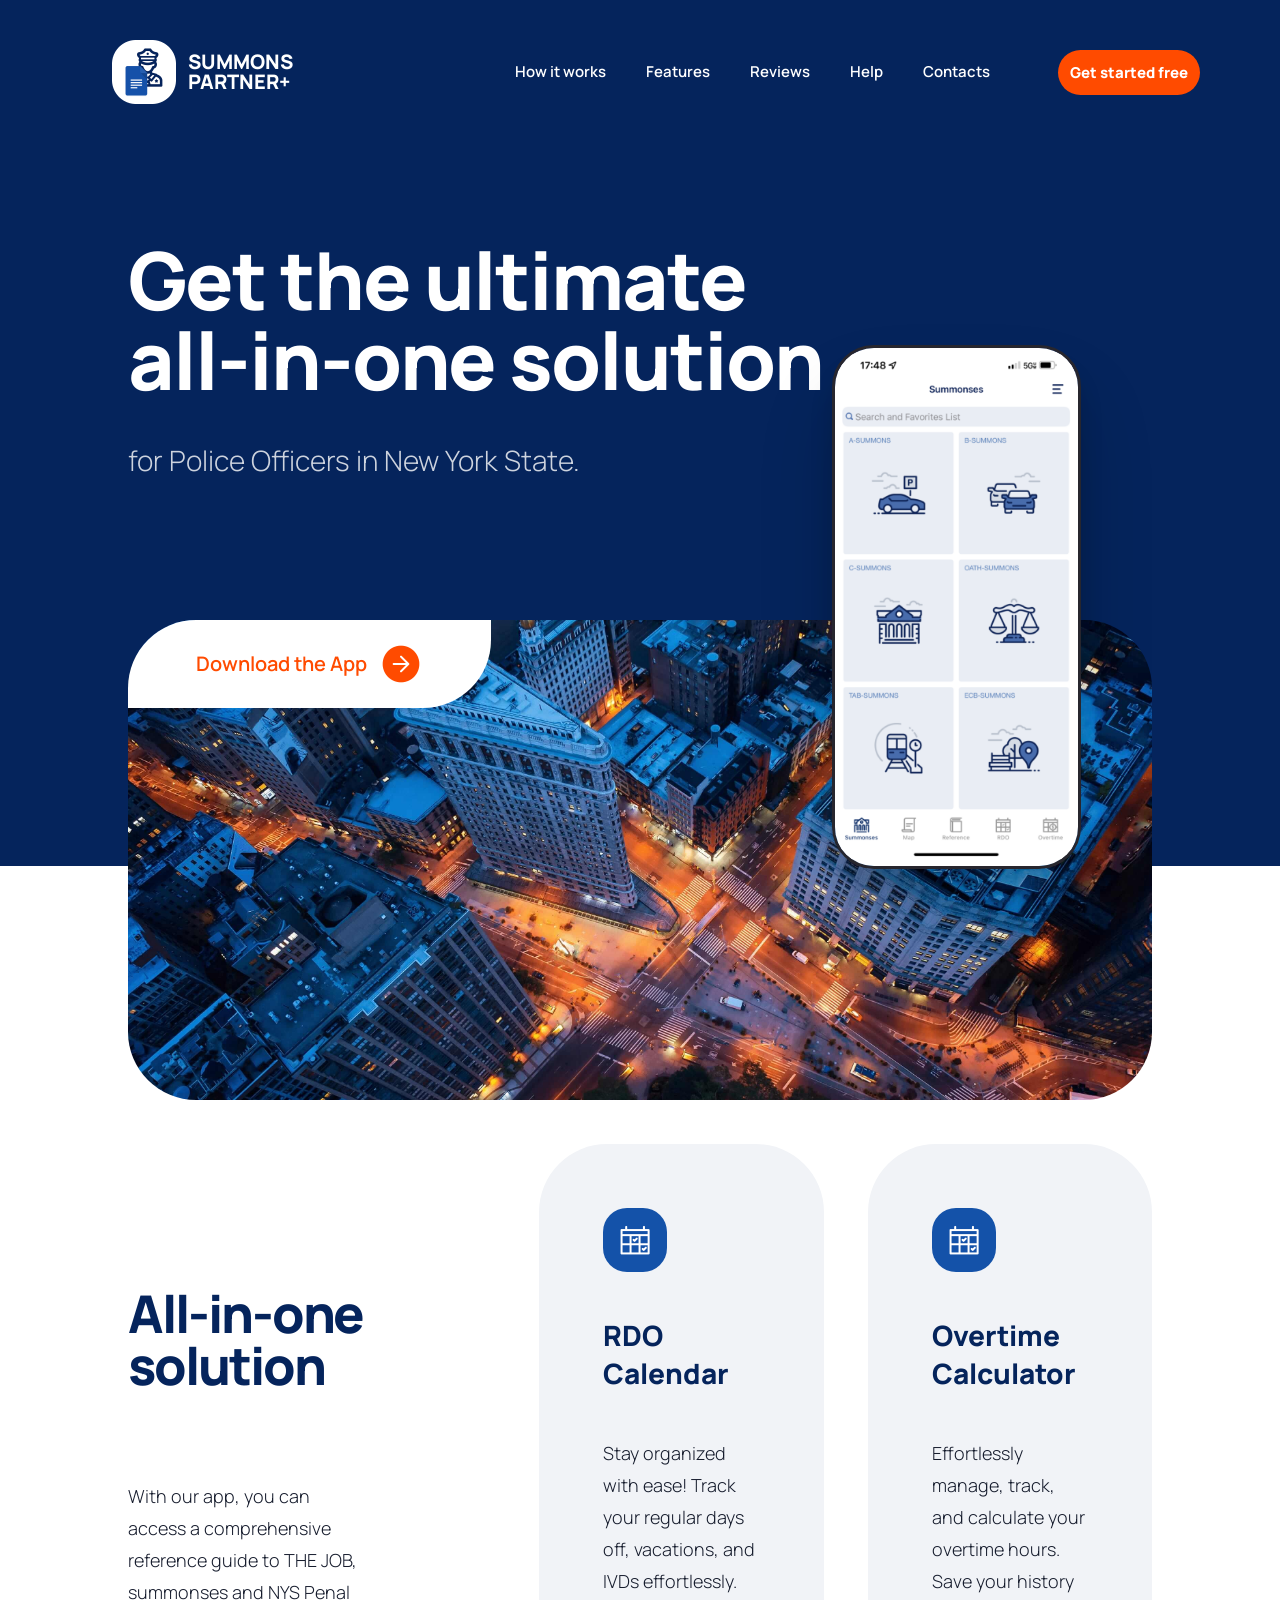
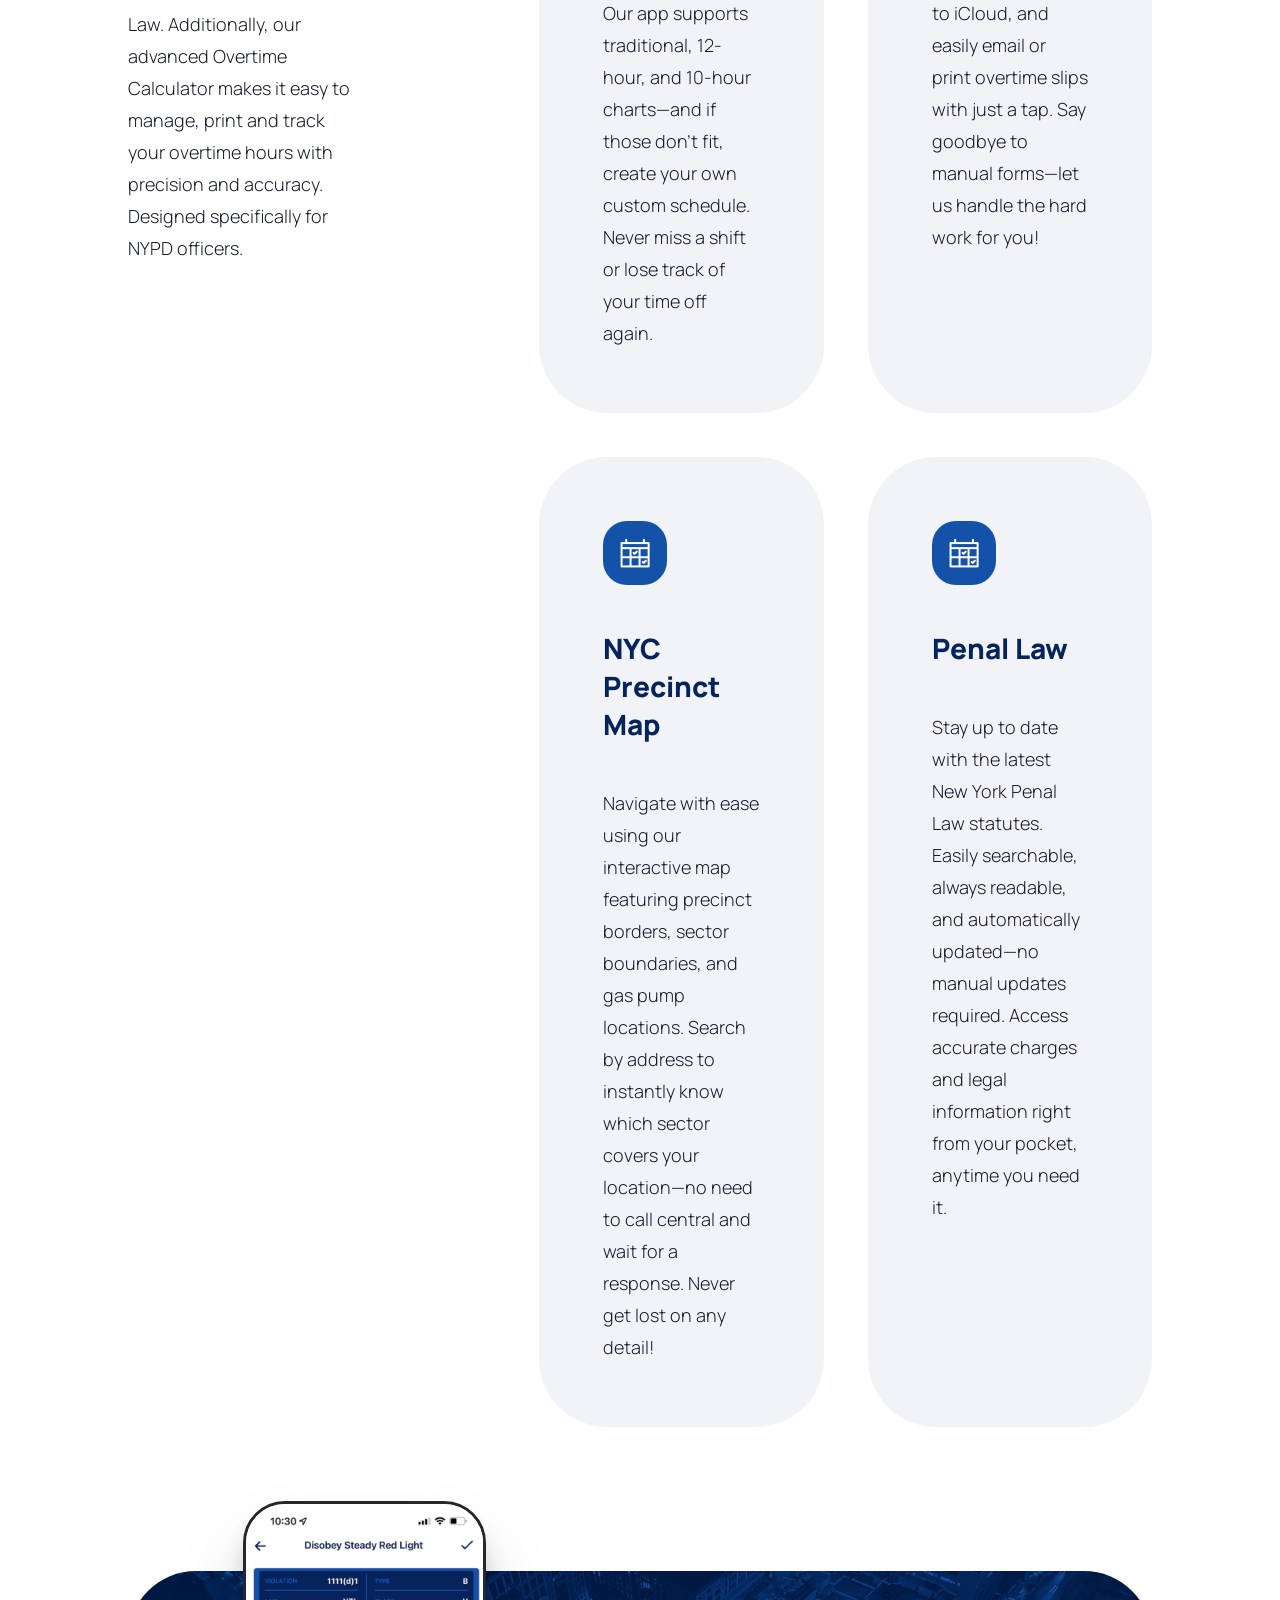
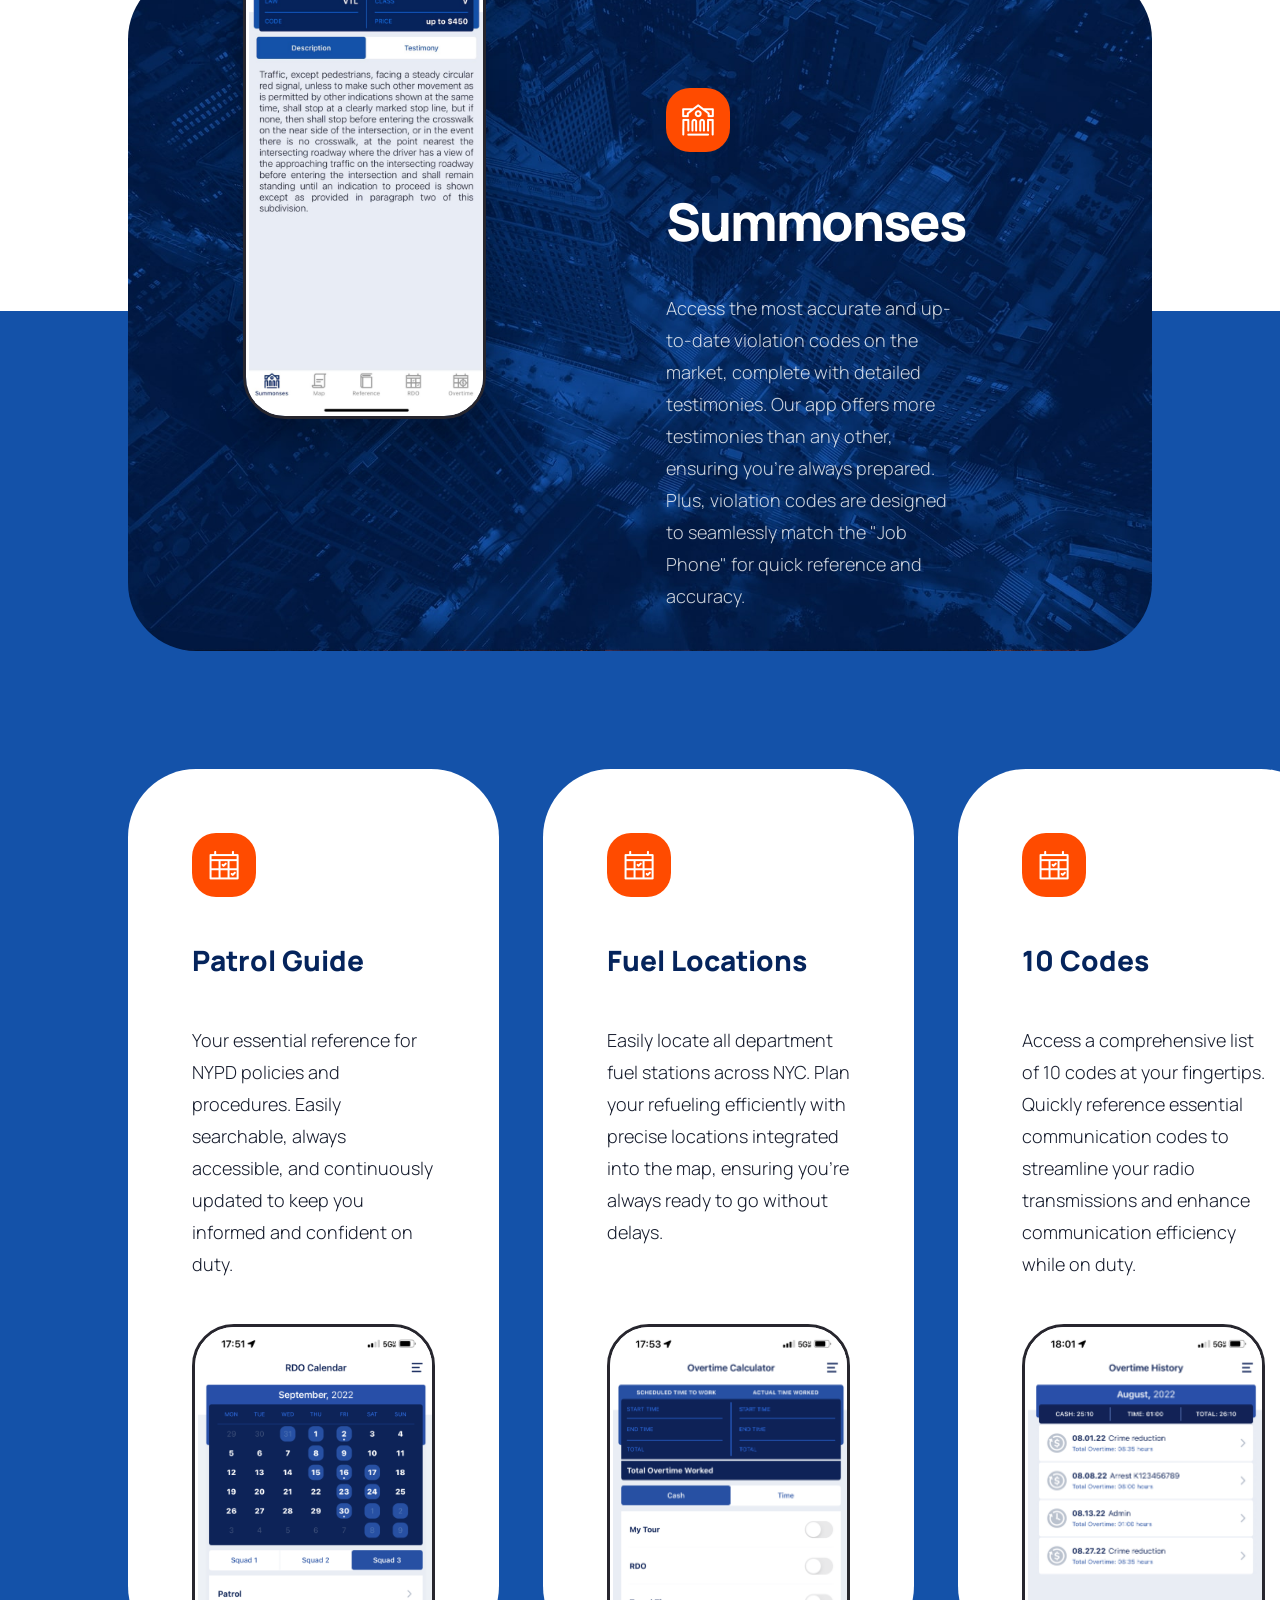
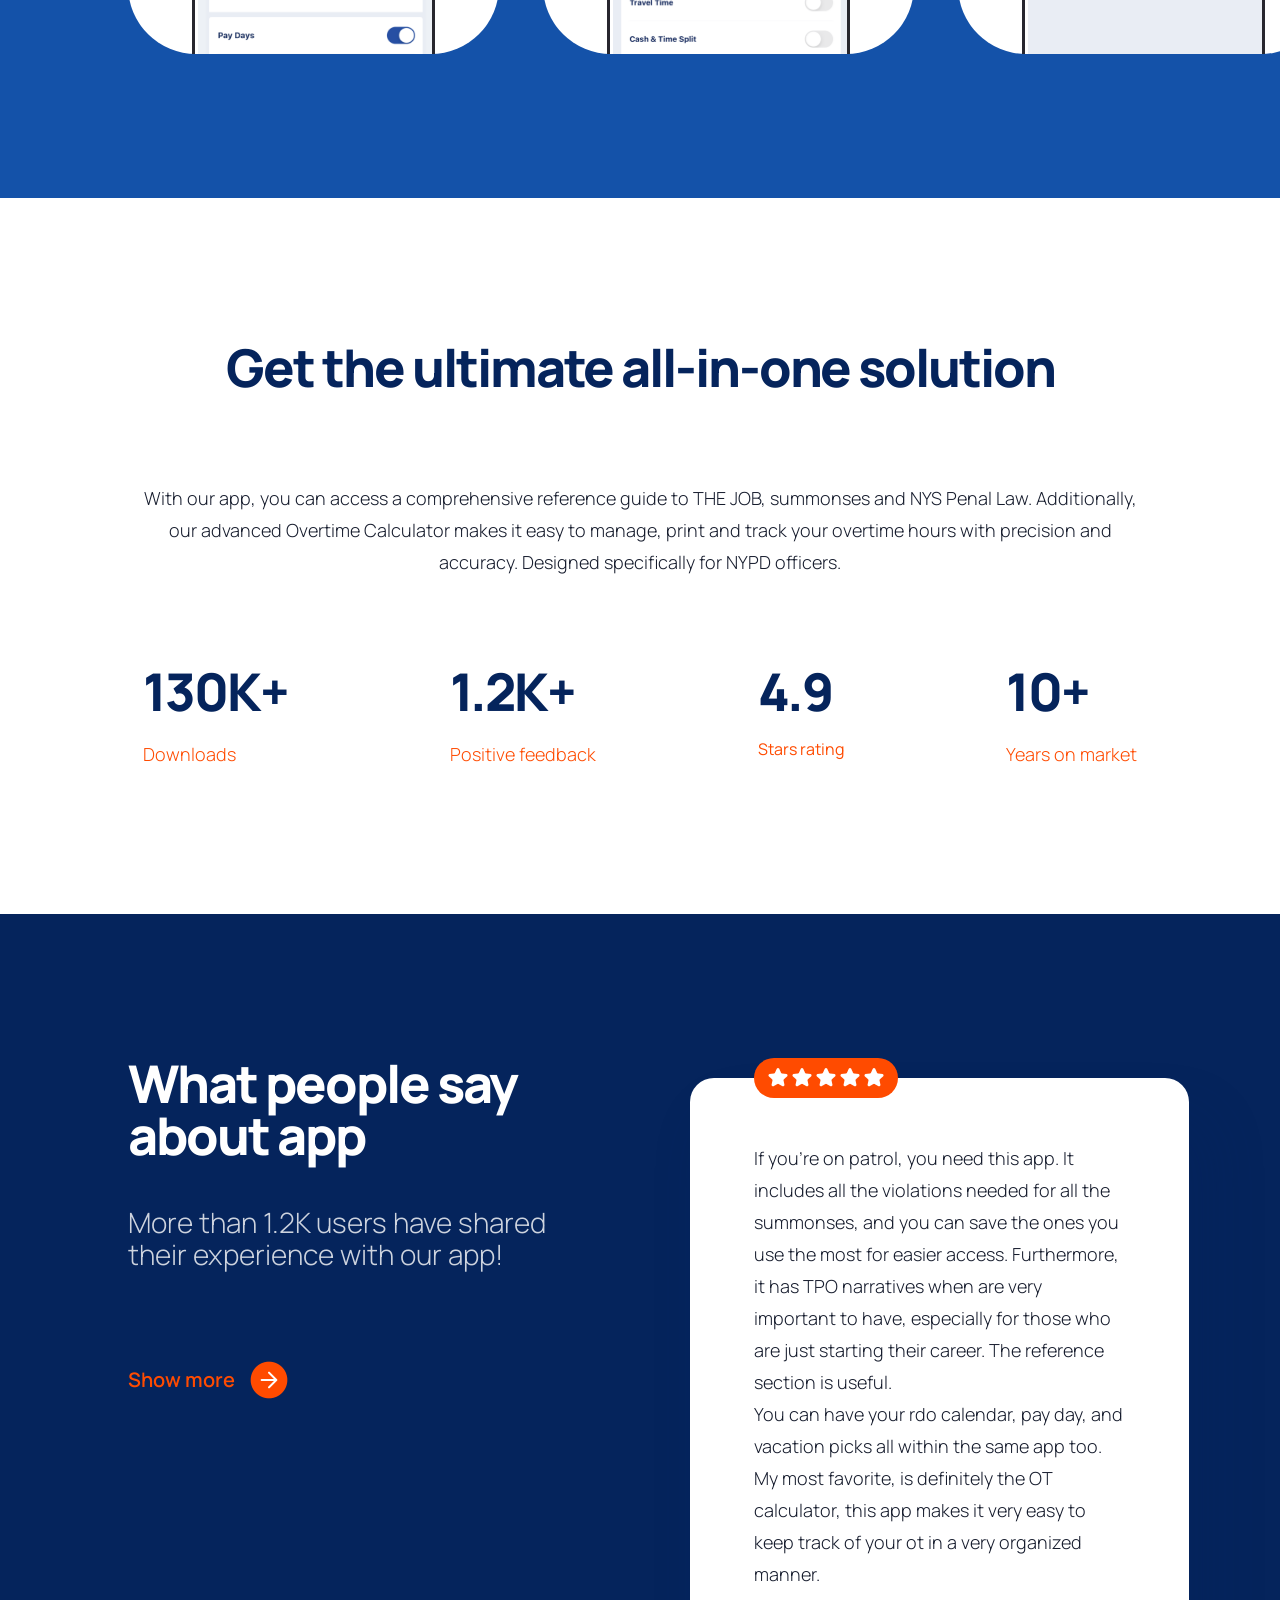
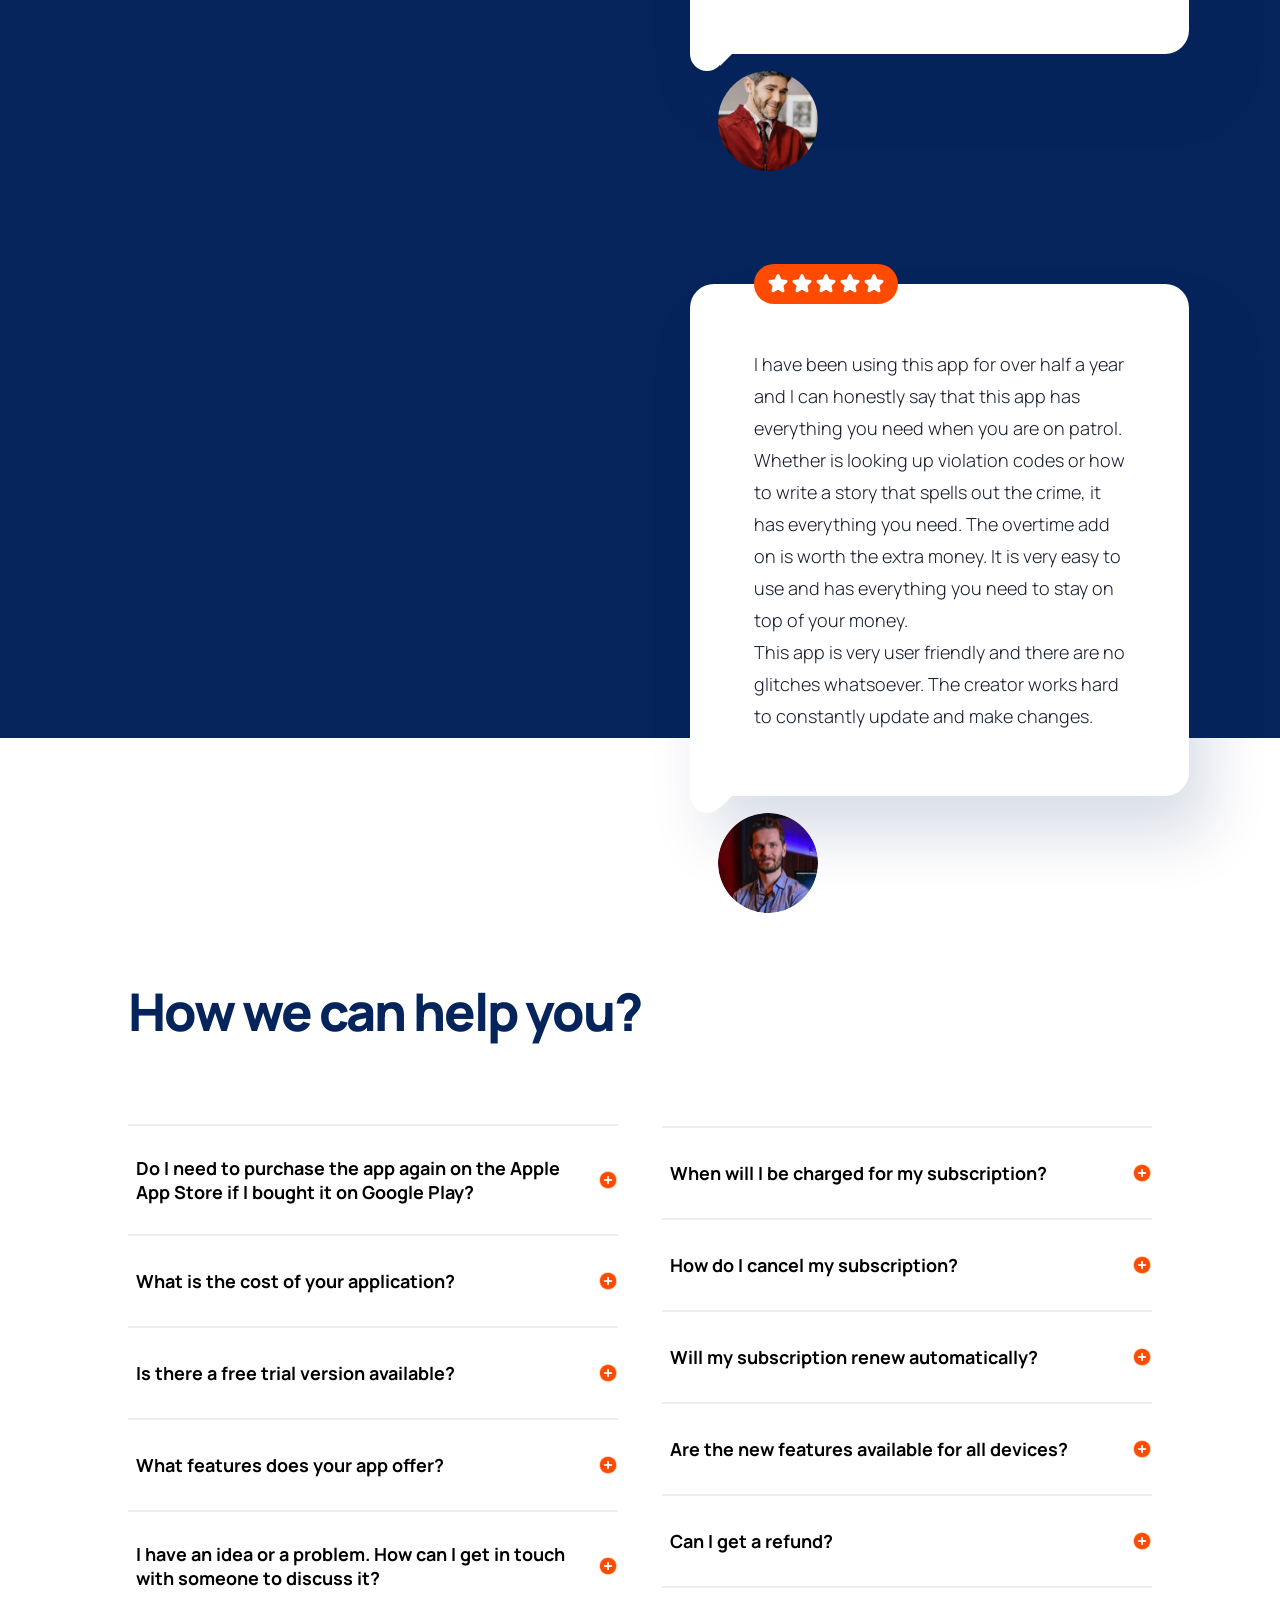
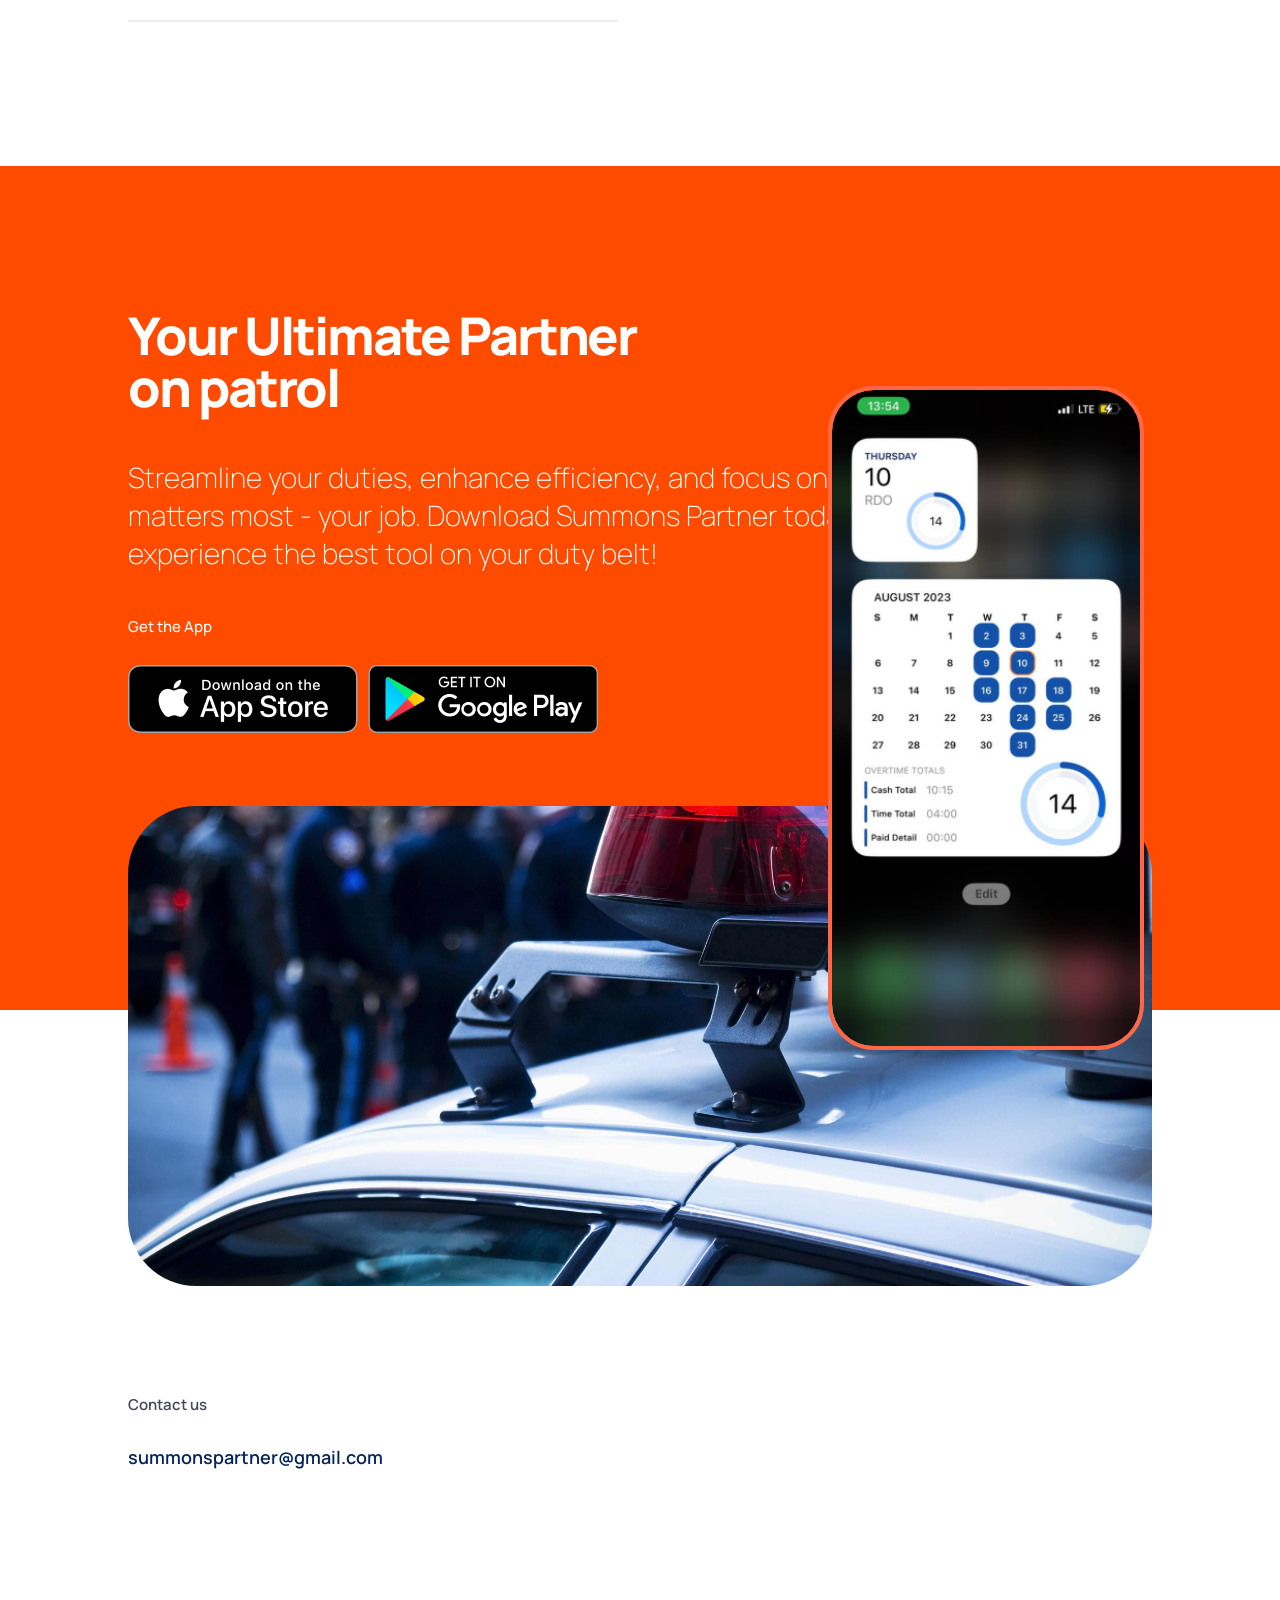
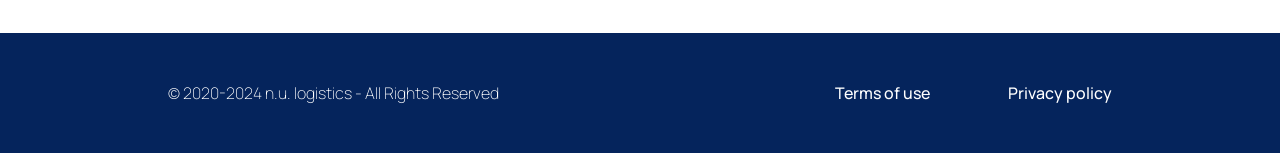
<file: index.html>
<!DOCTYPE html>
<html lang="en">
  <head>
    <meta charset="utf-8" />
    <link rel="icon" href="assets/images/summons_partner_logo.png" />
    <meta name="viewport" content="width=device-width, initial-scale=1" />
    <meta name="theme-color" content="#000000" />
    <link href="style.css" rel="stylesheet" type="text/css">
    <link rel="preconnect" href="https://fonts.googleapis.com">
    <link rel="preconnect" href="https://fonts.gstatic.com" crossorigin>
    <link href="https://fonts.googleapis.com/css2?family=Manrope:wght@200..800&display=swap" rel="stylesheet">
    <title>Summons Partner</title>
    <meta name="description" content="The ultimate all-in-one app for NYPD officers. Access Summonses, RDO Calendars, Police Overtime Calculators, NYC Precinct Maps, Penal Laws, and more. Simplify your workflow and enhance efficiency - download now!">
  </head>
  <body>
    <noscript>You need to enable JavaScript to run this app.</noscript>
    <div class="App">
      <div class="App-main-back back-dark-blue"></div>
      <div>
        <div class="App-header-overlay invisible">
          <div class="App-header-info-overlay">
            <img class="App-header-logo" src="assets/images/summons_partner_logo.png"/>
            <span class="App-header-name-label">SUMMONS PARTNER+</span>
          </div>
        </div>
        <div class="App-header">
          <div class="App-header-info">
              <img class="App-header-logo" src="assets/images/summons_partner_logo.png"/>
              <span class="App-header-name-label">SUMMONS PARTNER+</span>
          </div>
          <div class="App-header-menu">
            <div class="App-header-menu-items">
              <a href="#howItWorks" class="App-header-menu-item">How it works</a>
              <a href="#features" class="App-header-menu-item">Features</a>
              <a href="#reviews" class="App-header-menu-item">Reviews</a>
              <a href="#help" class="App-header-menu-item">Help</a>
              <a href="#contacts" class="App-header-menu-item">Contacts</a>
            </div>
            <div>
              <a 
                role="button" 
                target="_blank" 
                href="https://apps.apple.com/app/summons-partner/id1329409724" 
                class="App-header-menu-start-button back-orange"
              >Get started free</a>
            </div>
            <div class="burger-menu">
              <button class="burger-menu-button"></button>
              <button class="close-menu-button invisible"w></button>
              <div class="burger-menu-items invisible">
                <a href="#howItWorks" class="burger-menu-item">How it works</a>
                <a href="#features" class="burger-menu-item">Features</a>
                <a href="#reviews" class="burger-menu-item">Reviews</a>
                <a href="#help" class="burger-menu-item">Help</a>
                <a href="#contacts" class="burger-menu-item">Contacts</a>
                <!-- <a class="burger-menu-item">How it works</a>
                <a class="burger-menu-item">Features</a>
                <a class="burger-menu-item">Reviews</a>
                <a class="burger-menu-item">Help</a>
                <a class="burger-menu-item">Contacts</a> -->
              </div>
            </div>
          </div>
      </div>
    </div>
    <div class="App-content-area">
      <div class="App-container">
        <div class="App-main-wrapper">
          <div class="App-main-label">
              <div>
                  <div class="App-main-label-primary">
                      Get the ultimate <br/> all-in-one solution
                  </div>
              </div>
              <div class="main-label-description">
                  for Police Officers in New York State.
              </div>
          </div>
          <div class="App-main-content-container">
              <div class="App-main-city-image-outer-container">
                  <div class="App-main-city-image-inner-container">
                      <a target="_blank" href="https://apps.apple.com/app/summons-partner/id1329409724" class="App-main-app-download">
                          <div class="App-ref-link-label color-orange">Download the App</div>
                          <img class="App-ref-link-icon color-orange" src="./assets/images/ref_link_icon.png" alt="Download app"/>
                      </a>
                  </div>
                  <img class="App-main-city-image" src="./assets/images/city_image.jpg" alt="City image"/>
                  <img class="App-main-city-image-mobile" src="./assets/images/city_image_mobile.png" alt="City image"/>
              </div>
              <div class="App-main-mobile-screen-outer-container">
                  <div class="App-main-mobile-screen-inner-container image-shadow">
                      <div class="App-mobile-screen-mask"></div>
                      <img class="App-mobile-screen-image" src="./assets/images/mobile_screen_main.png" alt="Mobile screen"/>
                  </div>
              </div>
          </div>
          <div class="App-qr-code-image-container">
              <img class="App-qr-code-image" src="./assets/images/qr_code.png" alt="QR code"/>
          </div>
      </div>
      <div id="howItWorks">
        <div class="App-howitworks-description-container">
            <div class="App-howitworks-description-header no-wrap header-text color-dark-blue">
                All-in-one <br/> solution
            </div>
            <div class="App-howitworks-description-text description-text color-night-blue">With our app, you can access a comprehensive reference 
                guide to THE JOB,  summonses and NYS Penal Law. Additionally, our advanced Overtime  Calculator makes 
                it easy to manage, print and track your overtime hours  with precision and accuracy. Designed 
                specifically for NYPD officers.
            </div>
        </div>
        <div class="App-howitworks-items-container"></div>
      </div>
      <div id="features">
        <div class="App-features-city-image-wrapper">
            <img class="App-features-city-image" src="./assets/images/city_image_blue.jpg" alt="City image"/>
            <img class="App-features-city-image-mobile" src="./assets/images/city_image_blue_mobile.jpg" alt="City image"/>
        </div>
        <div class="App-features-content-container">
            <div class="App-features-mobile-screen-outer-container">
                <div class="App-features-mobile-screen-inner-container image-shadow">
                    <div class="App-mobile-screen-mask"></div>
                    <img class="App-mobile-screen-image" src="./assets/images/mobile_screen_features.png" alt="Mobile screen"/>
                </div>
            </div>
            <div class="App-features-label-wrapper">
                <div class="App-features-label">
                    <div class="App-icon-wrapper back-orange">
                        <img src="./assets/images/home.png" class="App-icon"/>
                    </div>
                    <div class="header-text">
                        Summonses
                    </div>
                    <div class="description-text App-features-label-description">
                        Access the most accurate and up-to-date violation codes on the market, complete with detailed testimonies.
                        Our app offers more testimonies than any other, ensuring you're always prepared.
                        Plus, violation codes are designed to seamlessly match the "Job Phone" for quick reference and accuracy.
                    </div>
                </div>
                <div class="App-features-label-arrows">
                    <img class="App-features-label-arrow-left" src="./assets/images/arrow.png" alt="Arrow left"/>
                    <img class="App-features-label-arrow-right" src="./assets/images/arrow.png" alt="Arrow right"/>
                </div>
            </div>
        </div>
        <div class="App-features-main-content back-light-blue">
            <div class="App-features-items-container"></div>
        </div>
      </div>
      <div class="App-common-info-container-wrapper">
        <div class="App-common-info-container">
            <div>
                <div class="header-text App-common-info-header color-dark-blue">Get the ultimate all-in-one solution</div>
            </div>
            <div class="description-text App-common-info-description color-night-blue">
                With our app, you can access a comprehensive reference guide to THE JOB,  summonses and NYS Penal Law. 
                Additionally, our advanced Overtime  Calculator makes it easy to manage, print and track your 
                overtime hours  with precision and accuracy. Designed specifically for NYPD officers.
            </div>
            <div class="App-common-info-statistics-container">
                <div class="App-common-info-statistics-item">
                    <div class="header-text color-dark-blue">130K+</div>
                    <div class="description-text color-orange">Downloads</div>
                </div>
                <div class="App-common-info-statistics-item">
                    <div class="header-text color-dark-blue">1.2K+</div>
                    <div class="description-text color-orange">Positive feedback</div>
                </div>
                <div class="App-common-info-statistics-item">
                    <div class="header-text color-dark-blue">4.9</div>
                    <div class="Adescription-text color-orange">Stars rating</div>
                </div>
                <div class="App-common-info-statistics-item">
                    <div class="header-text color-dark-blue">10+</div>
                    <div class="description-text color-orange">Years on market</div>
                </div>
            </div>
        </div>
      </div>
      <div id="reviews">
        <div class="App-reviews-container back-dark-blue">
            <div class="App-reviews-info">
                <div class="App-reviews-label">
                    <div>
                        <div class="header-text no-wrap">
                            What people say <br/> about app
                        </div>
                    </div>
                    <div>
                        <div class="main-label-description">More than 1.2K users have shared <br/> their experience with our app!</div>
                    </div>
                </div>
                <div class="App-reviews-content"></div>
                <div class="App-reviews-button">
                    <span class="App-ref-link-label color-orange">Show more</span>
                    <img class="App-ref-link-icon color-orange" src="./assets/images/ref_link_icon.png" alt="More"/>
                </div>
            </div>
        </div>
      </div>
      <div class="App-help" id="help">
        <div class="App-help-header header-text color-dark-blue">
            How we can help you?
        </div>
        <div class="App-help-view"></div>
      </div>
      <div class="App-start-work back-orange">
        <div class="App-start-work-header header-text">
            Your Ultimate Partner<br/> on patrol
        </div>
        <div class="App-start-work-desciption">
            Streamline your duties, enhance efficiency, and focus on what matters most - your job.
            Download Summons Partner today and experience the best tool on your duty belt!
        </div>
        <div class="App-start-work-get-app">
            Get the App
            <div class="App-start-work-get-app-links-container"></div>
        </div>
        <div class="App-start-work-car-image-container">
            <img alt="start-work-car" class="App-start-work-car-image" src="./assets/images/police_car.jpg"/>
            <img alt="start-work-car" class="App-start-work-car-image-mobile" src="./assets/images/police_car_mobile.png"/>
        </div>
        <div class="App-start-work-phone-image-container">
            <img alt="get-app-phone" class="App-start-work-phone-image image-shadow" src="./assets/images/get_app_phone.png"/>
            <img alt="get-app-phone" class="App-start-work-phone-image-mobile image-shadow" src="./assets/images/get_app_phone_mobile.png"/>
        </div>
    </div>  
      <div class="App-contacts" id="contacts">
        <div class="App-contacts-header color-night-blue">
          Contact us
        </div>
        <div class="App-contacts-links-container">
          <div class="App-contacts-link color-dark-blue">
            summonspartner@gmail.com
          </div>
        </div>
      </div>
      </div>
      <div class="App-footer">
        <div class="App-footer-copyright">
          © 2020-2024 n.u. logistics - All Rights Reserved
        </div>
        <div class="App-footer-links-container">
          <a target="_blank" href="https://arttica.is/terms" class="App-footer-link">Terms of use</a>
          <a target="_blank" href="https://arttica.is/terms" class="App-footer-link">Privacy policy</a>
        </div>
      </div>
    </div>
    </div>
    <script src="index.js"></script>
  </body>
</html>
</file>
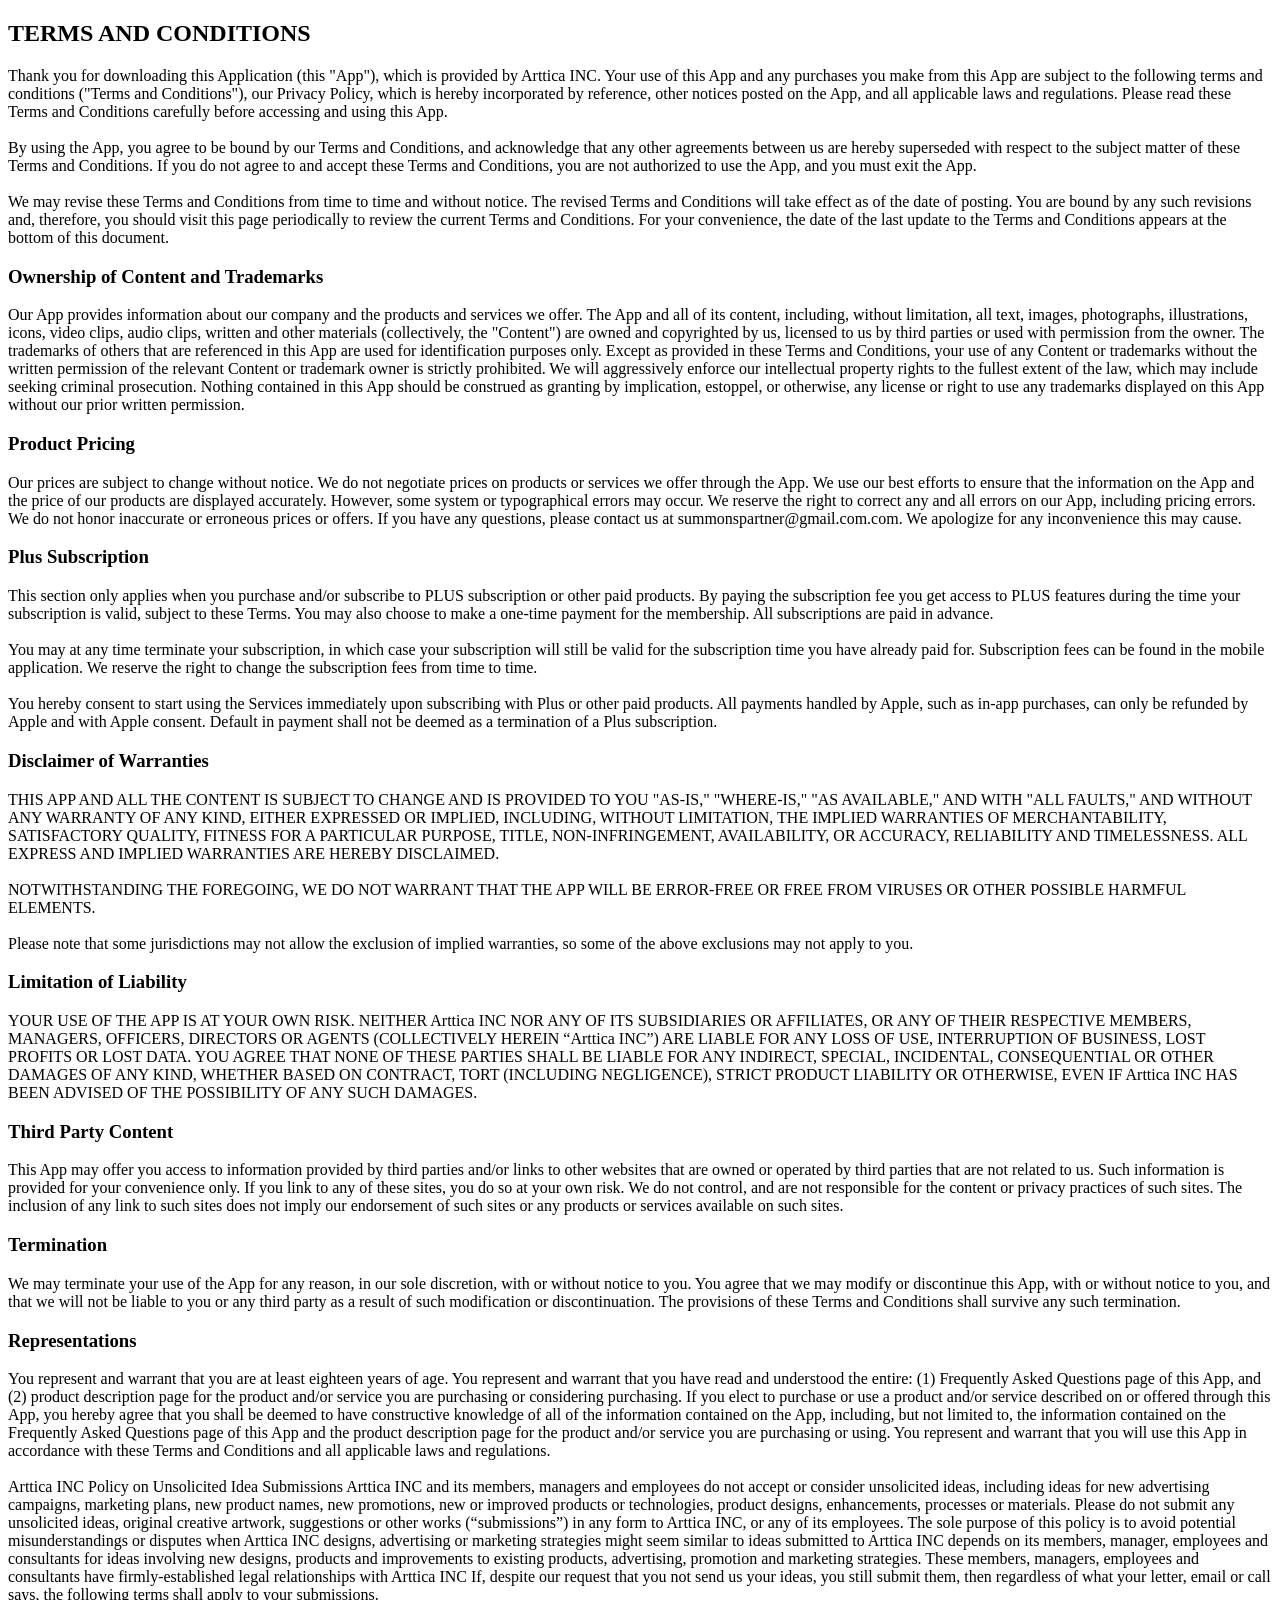
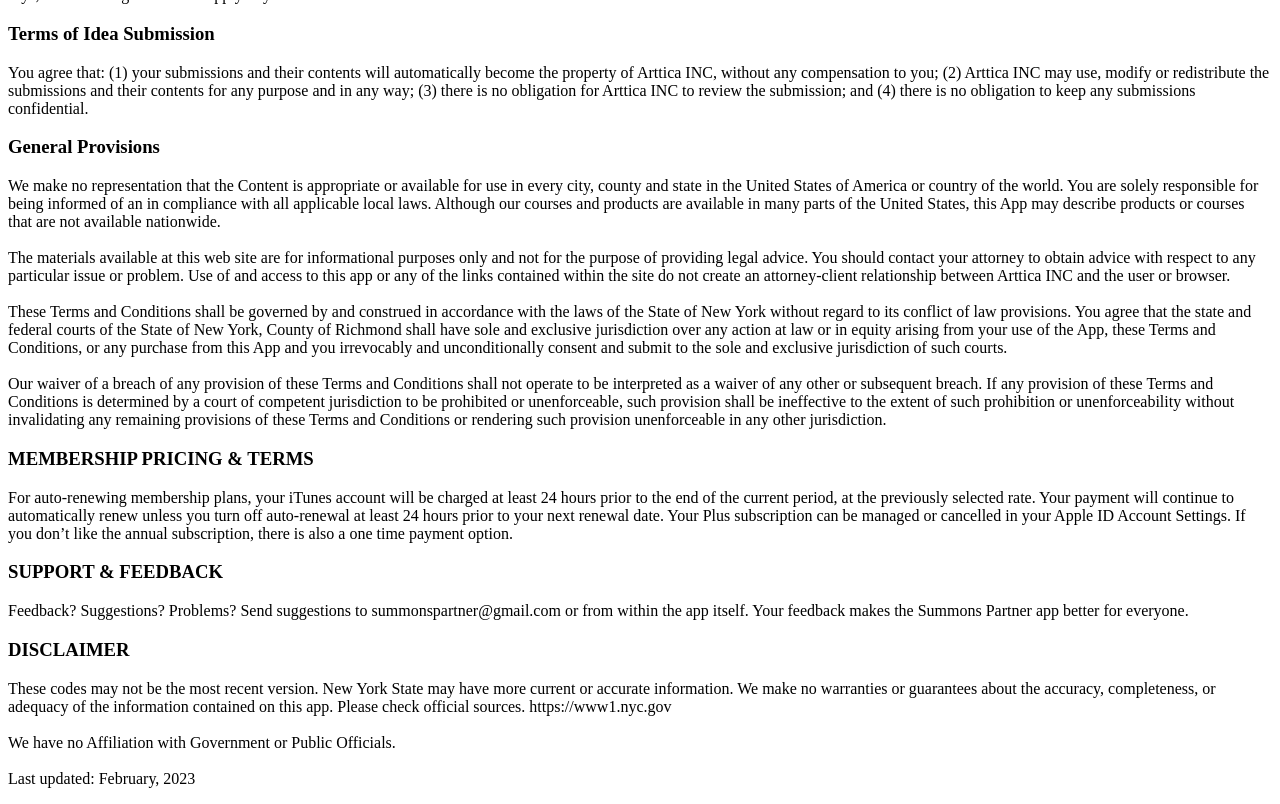
<file: terms.html>
<!DOCTYPE html>
<html>
<head>
<title>Terms and Conditions</title>
</head>
<body>

<p>
<h2>TERMS AND CONDITIONS</h2>
Thank you for downloading this Application (this "App"), which is provided by Arttica INC. Your use of this App and any purchases you make from this App are subject to the following terms and conditions ("Terms and Conditions"), our Privacy Policy, which is hereby incorporated by reference, other notices posted on the App, and all applicable laws and regulations. Please read these Terms and Conditions carefully before accessing and using this App.
<br><br>
By using the App, you agree to be bound by our Terms and Conditions, and acknowledge that any other agreements between us are hereby superseded with respect to the subject matter of these Terms and Conditions. If you do not agree to and accept these Terms and Conditions, you are not authorized to use the App, and you must exit the App.
<br><br>
We may revise these Terms and Conditions from time to time and without notice. The revised Terms and Conditions will take effect as of the date of posting. You are bound by any such revisions and, therefore, you should visit this page periodically to review the current Terms and Conditions. For your convenience, the date of the last update to the Terms and Conditions appears at the bottom of this document.

<h3>Ownership of Content and Trademarks</h3>
Our App provides information about our company and the products and services we offer. The App and all of its content, including, without limitation, all text, images, photographs, illustrations, icons, video clips, audio clips, written and other materials (collectively, the "Content") are owned and copyrighted by us, licensed to us by third parties or used with permission from the owner. The trademarks of others that are referenced in this App are used for identification purposes only. Except as provided in these Terms and Conditions, your use of any Content or trademarks without the written permission of the relevant Content or trademark owner is strictly prohibited. We will aggressively enforce our intellectual property rights to the fullest extent of the law, which may include seeking criminal prosecution. Nothing contained in this App should be construed as granting by implication, estoppel, or otherwise, any license or right to use any trademarks displayed on this App without our prior written permission. 

<h3>Product Pricing</h3>
Our prices are subject to change without notice. We do not negotiate prices on products or services we offer through the App. We use our best efforts to ensure that the information on the App and the price of our products are displayed accurately. However, some system or typographical errors may occur. We reserve the right to correct any and all errors on our App, including pricing errors. We do not honor inaccurate or erroneous prices or offers. If you have any questions, please contact us at summonspartner@gmail.com.com.  We apologize for any inconvenience this may cause. 

<h3>Plus Subscription</h3>
This section only applies when you purchase and/or subscribe to PLUS subscription or other paid products. By paying the subscription fee you get access to PLUS features during the time your subscription is valid, subject to these Terms. You may also choose to make a one-time payment for the membership. All subscriptions are paid in advance.
<br><br>
You may at any time terminate your subscription, in which case your subscription will still be valid for the subscription time you have already paid for. Subscription fees can be found in the mobile application. We reserve the right to change the subscription fees from time to time.
<br><br>
You hereby consent to start using the Services immediately upon subscribing with Plus or other paid products. All payments handled by Apple, such as in-app purchases, can only be refunded by Apple and with Apple consent. Default in payment shall not be deemed as a termination of a Plus subscription.

<h3>Disclaimer of Warranties</h3>
THIS APP AND ALL THE CONTENT IS SUBJECT TO CHANGE AND IS PROVIDED TO YOU "AS-IS," "WHERE-IS," "AS AVAILABLE," AND WITH "ALL FAULTS," AND WITHOUT ANY WARRANTY OF ANY KIND, EITHER EXPRESSED OR IMPLIED, INCLUDING, WITHOUT LIMITATION, THE IMPLIED WARRANTIES OF MERCHANTABILITY, SATISFACTORY QUALITY, FITNESS FOR A PARTICULAR PURPOSE, TITLE, NON-INFRINGEMENT, AVAILABILITY, OR ACCURACY, RELIABILITY AND TIMELESSNESS. ALL EXPRESS AND IMPLIED WARRANTIES ARE HEREBY DISCLAIMED.
<br><br>
NOTWITHSTANDING THE FOREGOING, WE DO NOT WARRANT THAT THE APP WILL BE ERROR-FREE OR FREE FROM VIRUSES OR OTHER POSSIBLE HARMFUL ELEMENTS.
<br><br>
Please note that some jurisdictions may not allow the exclusion of implied warranties, so some of the above exclusions may not apply to you. 

<h3>Limitation of Liability</h3>
YOUR USE OF THE APP IS AT YOUR OWN RISK. NEITHER Arttica INC NOR ANY OF ITS SUBSIDIARIES OR AFFILIATES, OR ANY OF THEIR RESPECTIVE MEMBERS, MANAGERS, OFFICERS, DIRECTORS OR AGENTS (COLLECTIVELY HEREIN “Arttica INC”) ARE LIABLE FOR ANY LOSS OF USE, INTERRUPTION OF BUSINESS, LOST PROFITS OR LOST DATA. YOU AGREE THAT NONE OF THESE PARTIES SHALL BE LIABLE FOR ANY INDIRECT, SPECIAL, INCIDENTAL, CONSEQUENTIAL OR OTHER DAMAGES OF ANY KIND, WHETHER BASED ON CONTRACT, TORT (INCLUDING NEGLIGENCE), STRICT PRODUCT LIABILITY OR OTHERWISE, EVEN IF Arttica INC HAS BEEN ADVISED OF THE POSSIBILITY OF ANY SUCH DAMAGES. 

<h3>Third Party Content</h3>
This App may offer you access to information provided by third parties and/or links to other websites that are owned or operated by third parties that are not related to us. Such information is provided for your convenience only. If you link to any of these sites, you do so at your own risk. We do not control, and are not responsible for the content or privacy practices of such sites. The inclusion of any link to such sites does not imply our endorsement of such sites or any products or services available on such sites.

<h3>Termination</h3>
We may terminate your use of the App for any reason, in our sole discretion, with or without notice to you. You agree that we may modify or discontinue this App, with or without notice to you, and that we will not be liable to you or any third party as a result of such modification or discontinuation. The provisions of these Terms and Conditions shall survive any such termination. 

<h3>Representations</h3>
You represent and warrant that you are at least eighteen years of age. You represent and warrant that you have read and understood the entire: (1) Frequently Asked Questions page of this App, and (2) product description page for the product and/or service you are purchasing or considering purchasing.  If you elect to purchase or use a product and/or service described on or offered through this App, you hereby agree that you shall be deemed to have constructive knowledge of all of the information contained on the App, including, but not limited to, the information contained on the Frequently Asked Questions page of this App and the product description page for the product and/or service you are purchasing or using.  You represent and warrant that you will use this App in accordance with these Terms and Conditions and all applicable laws and regulations.
<br><br>
Arttica INC Policy on Unsolicited Idea Submissions
Arttica INC and its members, managers and employees do not accept or consider unsolicited ideas, including ideas for new advertising campaigns, marketing plans, new product names, new promotions, new or improved products or technologies, product designs, enhancements, processes or materials. Please do not submit any unsolicited ideas, original creative artwork, suggestions or other works (“submissions”) in any form to Arttica INC, or any of its employees. The sole purpose of this policy is to avoid potential misunderstandings or disputes when Arttica INC designs, advertising or marketing strategies might seem similar to ideas submitted to Arttica INC depends on its members, manager, employees and consultants for ideas involving new designs, products and improvements to existing products, advertising, promotion and marketing strategies. These members, managers, employees and consultants have firmly-established legal relationships with Arttica INC If, despite our request that you not send us your ideas, you still submit them, then regardless of what your letter, email or call says, the following terms shall apply to your submissions.

<h3>Terms of Idea Submission</h3>
You agree that: (1) your submissions and their contents will automatically become the property of Arttica INC, without any compensation to you; (2) Arttica INC may use, modify or redistribute the submissions and their contents for any purpose and in any way; (3) there is no obligation for Arttica INC to review the submission; and (4) there is no obligation to keep any submissions confidential. 

<h3>General Provisions</h3>
We make no representation that the Content is appropriate or available for use in every city, county and state in the United States of America or country of the world. You are solely responsible for being informed of an in compliance with all applicable local laws. Although our courses and products are available in many parts of the United States, this App may describe products or courses that are not available nationwide.
<br><br>
The materials available at this web site are for informational purposes only and not for the purpose of providing legal advice. You should contact your attorney to obtain advice with respect to any particular issue or problem. Use of and access to this app or any of the links contained within the site do not create an attorney-client relationship between Arttica INC and the user or browser.
<br><br>
These Terms and Conditions shall be governed by and construed in accordance with the laws of the State of New York without regard to its conflict of law provisions. You agree that the state and federal courts of the State of New York, County of Richmond shall have sole and exclusive jurisdiction over any action at law or in equity arising from your use of the App, these Terms and Conditions, or any purchase from this App and you irrevocably and unconditionally consent and submit to the sole and exclusive jurisdiction of such courts.
<br><br>
Our waiver of a breach of any provision of these Terms and Conditions shall not operate to be interpreted as a waiver of any other or subsequent breach. If any provision of these Terms and Conditions is determined by a court of competent jurisdiction to be prohibited or unenforceable, such provision shall be ineffective to the extent of such prohibition or unenforceability without invalidating any remaining provisions of these Terms and Conditions or rendering such provision unenforceable in any other jurisdiction. 

<h3>MEMBERSHIP PRICING & TERMS</h3>
For auto-renewing membership plans, your iTunes account will be charged at least 24 hours prior to the end of the current period, at the previously selected rate. Your payment will continue to automatically renew unless you turn off auto-renewal at least 24 hours prior to your next renewal date. Your Plus subscription can be managed or cancelled in your Apple ID Account Settings. If you don’t like the annual subscription, there is also a one time payment option.

<h3>SUPPORT & FEEDBACK</h3>
Feedback? Suggestions? Problems? Send suggestions to summonspartner@gmail.com or from within the app itself. Your feedback makes the Summons Partner app better for everyone.

<h3>DISCLAIMER</h3> These codes may not be the most recent version. New York State may have more current or accurate information. We make no warranties or guarantees about the accuracy, completeness, or adequacy of the information contained on this app. Please check official sources. https://www1.nyc.gov 
<br><br>
We have no Affiliation with Government or Public Officials.
<br><br>
Last updated: February, 2023
</p>
</body>
</html>
</file>
<file: style.css>
* {
  margin: 0;
  padding: 0;
}

.invisible {
  display: none !important;
}

a:-webkit-any-link {
  color: inherit;
  text-decoration: inherit;
  cursor: pointer;
}

body {
  margin: 0;
  font-family: -apple-system, BlinkMacSystemFont, 'Segoe UI', 'Roboto', 'Oxygen',
    'Ubuntu', 'Cantarell', 'Fira Sans', 'Droid Sans', 'Helvetica Neue',
    sans-serif;
  -webkit-font-smoothing: antialiased;
  -moz-osx-font-smoothing: grayscale;
}

code {
  font-family: source-code-pro, Menlo, Monaco, Consolas, 'Courier New',
    monospace;
}

::-webkit-scrollbar {
  height: 3px;
}

.App-howitworks-items-container::-webkit-scrollbar-thumb {
  background: #05245C;
  border-radius: 10px;
}

.App-features-items-container::-webkit-scrollbar-thumb {
  background: #FFFFFF;
  border-radius: 10px;
}

.App {
  font-family: "Manrope", sans-serif;
  color: white;
}

.App-container {
  margin-left: 10vw;
}

.description-text {
  font-weight: 300;
  font-size: 18px;
  line-height: 32px;
}

.header-text {
  font-weight: 800;
  font-size: 64px;
  line-height: 64px;
  letter-spacing: -2px;
}

.no-wrap {
  white-space: nowrap;
}

.color-orange {
  color: #FF4B00;
}

.color-night-blue {
  color: #161C2D;
}

.color-dark-blue {
  color: #05245C;
}

.color-black {
  color: #000000;
}

.color-white {
  color: #FFFFFF;
}

.back-orange {
  background-color: #FF4B00;
}

.back-light-blue {
  background-color: #1452A9;
}

.back-dark-blue {
  background-color: #05245C;
}

.App-header {
  width: 85vw;
  margin-top: 40px;
  margin-left: 112px;
  display: flex;
  align-items: center;
  justify-content: space-between;
}

.App-header-overlay {
  position: fixed;
  top: 0;
  left: 0;
  height: 100vh;
  width: 100vw;
  background-color: #05245C;
  z-index: 999999;
}

.App-header-logo {
  height: 64px;
  width: 64px;
}

.App-header-info {
  display: flex;
  align-items: center;
  gap: 12px;
  width: 192px;
}

.App-header-info-overlay {
  display: flex;
  align-items: center;
  gap: 12px;
  width: 133px;
  position: absolute;
  left: 12px;
  top: 12px;
}

.App-header-name-label {
  font-weight: 800;
  font-size: 20px;
  line-height: 20px;
}

.App-header-menu {
  display: flex;
  gap: 68px;
  align-items: center;
}

.App-header-menu-items {
  display: flex;
  gap: 40px;
}

.App-header-menu-item {
  font-weight: 600;
  font-size: 15px;
  line-height: 20px;
  text-align: center;
  color: inherit;
  text-decoration: none;
  cursor: pointer;
}

.App-header-menu-start-button {
  text-decoration: none;
  width: 158px;
  height: 44px;
  padding: 12px;
  border-radius: 100px;
  color: inherit;
  font-weight: 800;
  font-size: 15px;
  line-height: 20.49px;
  text-align: center;
  border: none;
}

.burger-menu {
  display: none;
}

.burger-menu-button {
  background-image: url("./assets/images/burger_menu_button.png");
  background-size: 100% 100%;
  background-color: transparent;
  width: 24px;
  height: 24px;
  border: none;
}

.close-menu-button {
  position: absolute;
  top: 30px;
  right: 12px;
  background-image: url("./assets/images/close_menu_button.png");
  background-size: 100% 100%;
  background-color: transparent;
  width: 24px;
  height: 24px;
  border: none;
  z-index: 1000000;
}

.burger-menu-items {
  position: absolute;
  top: 120px;
  left: 64px;
  display: flex;
  flex-direction: column;
  gap: 40px;
  font-size: 20px;
  line-height: 20px;
  z-index: 1000000;
}

.App-main-back {
  position: absolute;
  top: 0;
  left: 0;
  z-index: -999999;
  height: 866px;
  width: 100%;
}

.App-main-wrapper {
  margin-top: 136px;
}

.App-main-inner-wrapper {
  display: inline-flex;
}

.App-main-label {
  display: flex;
  flex-direction: column;
  gap: 44px;
  margin-bottom: 144px;
  width: 949px;
}

.App-main-label-primary {
  font-weight: 800;
  font-size: 108px;
  line-height: 100px;
  letter-spacing: -2px;
}

.main-label-description {
  font-weight: 300;
  font-size: 28px;
  line-height: 32px;
  opacity: 0.8;
}

.App-main-mobile-screen-outer-container {
  margin-top: -896px;
  margin-left: 55vw;
  width: 308px;
  height: 656px;
  z-index: 999999;
}

.App-main-mobile-screen-inner-container {
  position: relative;
  width: 100%;
  height: 100%;
  border: 3.9px solid #27262E;
  border-radius: 42px;
  overflow: hidden;
}

.App-mobile-screen-image {
  position: absolute;
  height: 648px;
  width: 301px;
  top: 4px;
  left: 3px;
}

.App-mobile-screen-mask {
  position: absolute;
  height: 656px;
  width: 308px;
  background-color: white;
  top: 0;
  left: 0;
}

.App-main-content-container {
  width: 80vw;
  min-height: 480px;
}

.App-main-city-image-outer-container {
  width: 100%;
  height: 480px;
}

.App-main-city-image-inner-container {
  position: relative;
}

.App-main-city-image {
  height: 100%;
  width: 100%;
  border-radius: 68px;
  object-fit: cover;
}

.App-main-city-image-mobile {
  display: none;
}

.App-main-app-download {
  text-decoration: none;
  position: absolute;
  top: 0;
  left: 0;
  border-radius: 68px 0 68px 0;
  padding: 22px 68px 22px 68px;
  display: flex;
  align-items: center;
  gap: 12px;
  background-color: white;
}

.App-ref-link-label {
  font-weight: 600;
  font-size: 20px;
  line-height: 28px;
}

.App-ref-link-icon {
  width: 44px;
  height: 44px;
}

.App-qr-code-image-container {
  position: fixed;
  /*TODO: discuss the exact top value for qr code*/
  top: calc(100vh - 156px);
  left: calc(100vw - 173px);
  width: 124px;
  height: 124px;
  border-radius: 40px;
  z-index: 1000000;
  /* display: flex; */
  display: none;
  align-items: center;
  justify-content: center;
  box-shadow: 0 4px 20px 0 rgba(0, 0, 0, 0.1);
}

.App-qr-code-image {
  height: 84px;
  width: 84px;
}

.App-howitworks-description-container {
  padding: 144px 0 144px 0;
  width: 352px;
  display: flex;
  flex-direction: column;
  gap: 88px;
}

.App-howitworks-items-container {
  padding: 0 0 144px 0;
  width: auto;
  display: grid;
  grid-template-columns: repeat(2, 1fr);
  gap: 44px;
}

.App-howitworks-about-item {
  border-radius: 68px;
  padding: 64px;
  background-color: #F1F3F7;
  display: flex;
  flex-direction: column;
  gap: 44px;
}

.App-icon {
  width: 32px;
  height: 32px;
}

.App-icon-wrapper {
  width: 64px;
  height: 64px;
  border-radius: 24px;
  display: flex;
  align-items: center;
  justify-content: center;
}

.App-howitworks-about-item-name {
  font-weight: 800;
  font-size: 28px;
  line-height: 38.25px;
}

#howItWorks {
  position: relative;
  margin-top: 44px;
  display: flex;
  gap: 176px;
  width: 80vw;
}

.App-features-content-container {
  display: flex;
  gap: 310px;
}

.App-features-city-image {
  height: 100%;
  width: 100%;
  border-radius: 68px;
  object-fit: cover;
}

.App-features-city-image-mobile {
  display: none;
}

.App-features-city-image-wrapper {
  width: 80vw;
  height: 680px;
}

.App-features-mobile-screen-outer-container {
  margin-top: -750px;
  margin-left: 9vw;
  width: 308px;
  height: 656px;
  z-index: 999999;
}

.App-features-mobile-screen-inner-container {
  position: relative;
  width: 100%;
  height: 100%;
  border: 3.9px solid #27262E;
  border-radius: 42px;
  overflow: hidden;
  box-sizing: border-box;
}

.App-features-label-wrapper {
  margin-top: -563px;
  max-width: 485px;
  display: flex;
  flex-direction: column;
  gap: 88px;
}

.App-features-label {
  display: flex;
  flex-direction: column;
  gap: 44px;
}

.App-features-label-description {
  opacity: 0.8;
}

.App-features-label-arrows {
  width: 79px;
  height: 44px;
  /*Temporarly removing the arrows*/
  display: none;
  /* display: flex; */
  align-items: center;
  justify-content: space-around;
}

.App-features-label-arrow-left, .App-features-label-arrow-right {
  width: 15px;
  height: 14px;
  border: 2px;
}

.App-features-label-arrow-right {
  transform: rotate(180deg);
}

.App-features-main-content {
  display: flex;
  margin-top: -340px;
  margin-left: -10vw;
  padding-top: 458px;
  width: calc(100% + 10vw);
  z-index: -99999;
}

.App-features-item {
  border-radius: 68px;
  padding: 64px 64px 0 64px;
  background-color: white;
  display: flex;
  flex-direction: column;
  gap: 44px;
  justify-content: space-between;
}

.App-features-calendar {
  width: 32px;
  height: 32px;
}

.App-howitworks-calendar-wrapper {
  width: 64px;
  height: 64px;
  border-radius: 24px;
  display: flex;
  align-items: center;
  justify-content: center;
}

.App-features-item-name {
  font-weight: 800;
  font-size: 28px;
  line-height: 38.25px;
}

.App-features-items-container {
  margin-left: 10vw;
  padding: 0 0 144px 0;
  width: 80vw;
  display: grid;
  grid-template-columns: repeat(3, 1fr);
  gap: 44px;
}

.App-features-item-main-info {
  display: flex;
  flex-direction: column;
  gap: 44px;
}

.App-features-item-image-wrapper {
  display: flex;
  justify-content: center;
  height: 412px;
  overflow-y: hidden;
}

.App-features-item-mobile-screen-outer-container {
  width: 308px;
  height: 656px;
  z-index: 999999;
}

.App-features-item-mobile-screen-inner-container {
  position: relative;
  width: 100%;
  height: 100%;
  border: 3.9px solid #27262E;
  border-radius: 42px;
  overflow: hidden;
  box-sizing: border-box;
}

.App-common-info-container-wrapper {
  width: 80vw;
  display: flex;
  justify-content: center;
}

.App-common-info-container {
  width: 995px;
  padding: 144px 0 144px 0;
  display: flex;
  flex-direction: column;
  gap: 88px;
}

.App-common-info-header {
  text-align: center;
}

.App-common-info-description {
  text-align: center;
}

.App-common-info-statistics-container {
  display: flex;
  justify-content: space-between;
}

.App-common-info-statistics-item {
  display: flex;
  flex-direction: column;
  gap: 20px;
}

.App-reviews-container {
  margin-left: -10vw;
  width: calc(100% + 10vw);
  height: auto;
  position: relative;
  display: flex;
}

.App-reviews-info {
  margin-bottom: -180px;
  margin-left: 10vw;
  padding: 144px 0 0 0;
  display: grid;
  grid-template-columns: auto 1fr;
  grid-template-rows: auto 1fr;
  column-gap: 144px;
  row-gap: 88px;
}

.App-reviews-label {
  display: flex;
  flex-direction: column;
  gap: 44px;
  grid-row: 1 / span 1;
  grid-column: 1 / span 1;
}

.App-reviews-button {
  grid-row: 2 / span 1;
  grid-column: 1 / span 1;
  display: flex;
  align-items: center;
  height: fit-content;
  gap: 12px;
}

.App-reviews-content {
  grid-row: 1 / span 2;
  grid-column: 2 / span 1;
  display: flex;
  flex-direction: column;
  gap: 88px;
}

.App-review-item {
  position: relative;
  max-width: 39vw;
}

.App-review-rating-container {
  position: absolute;
  left: 64px;
  border-radius: 200px;
  padding: 8px 12px 8px 12px;
  z-index: 999999;
  display: flex;
  width: fit-content;
}

.App-review-rating-star {
  width: 24px;
  height: 24px;
}

.App-review-text-container {
  position: relative;
  margin-top: 20px;
  padding: 64px;
  background-color: white;
  box-shadow: 20px 40px 60px 0 rgba(5,36,92,0.15);
  border-radius: 24px 24px 24px 0;
  display: flex;
}

.App-review-text-container-corner {
  position: absolute;
  left: 0;
  bottom: -17px;
  background-color: white;
  height: 34px;
  width: 34px;
  border-radius: 50%;
}

.App-review-text-container-corner-triangle {
  position: absolute;
  left: 29.5px;
  bottom: -12px;
  border-top: 14px solid white;
  border-right: 14px solid transparent;
  height: 0;
  width: 0;
}

.App-review-text {
  white-space: pre-wrap;
  word-wrap: break-word;
}

.App-review-avatar-wrapper {
  padding: 0 28px 0 28px;
}

.App-review-avatar {
  width: 100px;
  height: 100px;
  border-radius: 62px;
  margin-top: 17px;
  object-fit: cover;
}

.App-footer {
  height: 120px;
  background-color: #05245C;
  display: flex;
  justify-content: space-around;
  align-items: center;
}

.App-footer-links-container {
  width: 277px;
  display: flex;
  justify-content: space-between;
}

.App-footer-copyright {
  font-weight: 200;
}

.App-footer-link {
  text-decoration: none;
  color: inherit;
  font-weight: 500;
}

.App-help {
  margin-top: 180px;
  padding: 68px 10vw 144px 0;  
  display: flex;
  flex-direction: column;
}

.App-help-header {
  margin-bottom: 88px;
}

.App-help-view {
  column-gap: 44px;
  columns: 2;
}

.App-help-item {
  display: flex;
  flex-direction: column;
  align-items: stretch;
  font-weight: 700;
  font-size: 18px;
  border: #EEEEEE solid 2px;
  border-left: 0;
  border-right: 0;
  padding: 30px 0 30px 8px;
  margin: -2px 0 0 0;
  break-inside: avoid-column;
}

.App-help-item-header {
  display: flex;
  justify-content: space-between;
  align-items: center;
}

.App-help-item-header-text {
  margin-right: 8px;
}

.App-help-item-details {
  margin-top: 25px;
  font-weight: 300;
  color: #161C2D;
}

.App-help-item-button {
  cursor: pointer;
  border: none;
  height: 20px;
  width: 20px;
  margin-top: 5px;
  content: url('./assets/images/plus_icon.png');
}

.App-help-item-button.close-button {
  opacity: 30%;
  content: url('./assets/images/substract_icon.png');
}

.App-start-work {
  height: 700px;
  margin-left: -10vw;
  padding: 144px 0 0 10vw;
  position: relative;
  z-index: 0;
}

.App-start-work-desciption {
  margin-top: 44px;
  font-size: 28px;
  font-weight: 100;
  width: 800px;
}

.App-start-work-get-app {
  margin-top: 44px;
  font-size: 15px;
  font-weight: 500;
  width: 470px;
  margin-bottom: 68px;
}

.App-start-work-get-app-links-container {
  margin-top: 28px;
  display: flex;
  justify-content: space-between;
}

.App-start-work-phone-image-container {
  outline: #FF6745 solid 4px;
  border-radius: 42px;
  height: 656px;
  width: 308px;
  margin-top: -896px;
  margin-left: 55vw;
  z-index: 2;
  overflow: hidden;
}

.App-start-work-phone-image {
  width: calc(100% + 2px);
  height: calc(100% + 2px);
  border-radius: 42px;
}

.App-start-work-phone-image-mobile {
  width: calc(100% + 2px);
  height: calc(100% + 2px);
  margin-top: -1px;
  border-radius: 28px; 
  display: none;
}

.image-shadow {
  box-shadow: 0 22.23px 22.23px 0 rgba(0, 0, 0, 0.15), 0 49.26px 75.09px 0 rgba(0, 0, 0, 0.15)
}

.App-start-work-car-image-container {
  width: 80vw;
  height: 480px;
  z-index: 1;
}

.App-start-work-car-image {
  width: 100%;
  height: 100%;
  border-radius: 68px;
  object-fit: cover;
}

.App-start-work-car-image-mobile {
  width: 100%;
  height: 100%;
  border-radius: 68px;
  display: none;
}

.App-contacts {
  margin-top: 240px;
  padding: 144px 0 144px 0;
}

.App-contacts-container {
  display: flex;
  flex-direction: column;
}

.App-contacts-header {
  font-size: 15px;
  font-weight: 600;
  opacity: 80%;
}

.App-contacts-links-container {
  margin-top: 30px;
}

.App-contacts-link {
  font-size: 18px;
  font-weight: 600;
  margin-bottom: 20px;
}

@media screen and (max-width: 1920px) {
  .header-text {
    font-size: 52px;
    line-height: 52px;
  }

  .App-main-label-primary {
    font-size: 80px;
    line-height: 80px;
  }

  .App-main-mobile-screen-outer-container {
    margin-top: -755px;
    width: 243px;
    height: 518px;
  }

  .App-mobile-screen-image {
    width: 236px;
    height: 507px;
    top: 3.5px;
    left: 2.5px;
  }

  .App-qr-code-image-container {
    top: calc(100vh - 140px);
    left: calc(100vw - 157px);
  }
  
  .App-features-content-container {
    gap: 245px;
  }

  .App-features-mobile-screen-outer-container {
    width: 243px;
    height: 518px;
  }

  .App-features-label-wrapper {
    max-width: 400px;
  }

  .App-features-item-image-wrapper {
    height: 330px;
  }

  .App-features-item-mobile-screen-outer-container {
    width: 243px;
    height: 518px;
  }
}

@media screen and (max-width: 1280px) {
  .App-features-content-container {
    gap: 180px;
  }

  .App-features-label-wrapper {
    max-width: 290px;
  }
}

@media screen and (max-width: 768px) {
  .App-container {
    margin-left: 12px;
  }

  .App-header {
    margin-left: 12px;
    margin-top: 12px;
    margin-right: 12px;
    width: calc(100vw - 24px);
  }

  .header-text {
    font-size: 40px;
    line-height: 40px;
  }

  .App-header-info {
    width: 133px;
  }

  .App-header-name-label {
    font-size: 14px;
    line-height: 14px;
  }

  .App-header-menu {
    gap: 12px;
  }

  .App-header-menu-items {
    display: none;
  }

  .burger-menu {
    display: block;
  }

  .App-main-back {
    height: 640px;
  }

  .App-main-wrapper {
    margin-top: 68px;
  }

  .App-main-label {
    width: calc(100vw - 56px);
    margin-left: 16px;
    margin-bottom: 44px;
  }

  .App-main-label-primary {
    font-size: 44px;
    line-height: 44px;
  }

  .App-main-mobile-screen-outer-container {
    margin-top: -352px;
    margin-left: auto;
    margin-right: auto;
    width: 225.37px;
    height: 480px;
  }

  .App-main-mobile-screen-inner-container {
    border: 2.86px solid #27262E;
    border-radius: 30.73px;
  }

  .App-mobile-screen-image {
    width: 220.24px;
    height: 474.15px;
    top: 2.93px;
    left: 2px;
  }

  .App-mobile-screen-mask {
    width: 243px;
    height: 518px;
  }

  .App-main-content-container {
    width: calc(100vw - 24px);
  }

  .App-main-city-image {
    display: none;
  }

  .App-main-city-image-mobile {
    display: block;
    height: 100%;
    width: 100%;
    border-radius: 44px;
  }

  .App-main-app-download {
    border-radius: 44px 0 44px 0;
    padding: 8px 28px 8px 28px;
  }

  .App-qr-code-image-container {
    display: none;
  }

  .App-howitworks-description-container {
    padding: 68px 28px 68px 28px;
    gap: 44px;
    align-items: center;
    width: calc(100vw - 56px);
  }

  .App-howitworks-description-header {
    text-align: center;
  }

  .App-howitworks-description-text {
    text-align: center;
  }

  .App-howitworks-items-container {
    margin-left: 12px;
    display: flex;
    gap: 12px;
    width: calc(100vw - 12px);
    overflow-x: scroll;
    padding: 0 0 28px 0;
    margin-bottom: 136px;
  }

  .App-howitworks-about-item {
    border-radius: 44px;
    padding: 28px 28px 44px 28px;
    gap: 28px;
    min-width: calc(100vw - 95px);
  }

  #howItWorks {
    margin-top: 0;
    margin-left: -12px;
    gap: 0;
    flex-direction: column;
    width: 100vw;
  }

  .App-features-content-container {
    flex-direction: column;
    gap: 0;
  }

  .App-features-city-image {
    display: none;
  }

  .App-features-city-image-mobile {
    display: block;
    height: 100%;
    width: 100%;
    border-radius: 44px;
  }

  .App-features-city-image-wrapper {
    height: 886px;
    width: calc(100vw - 24px);
  }

  .App-features-mobile-screen-outer-container {
    margin-top: -946px;
    margin-left: auto;
    margin-right: auto;
    width: 225.37px;
    height: 480px;
  }

  .App-features-mobile-screen-inner-container {
    border: 2.86px solid #27262E;
    border-radius: 30.73px;
  }

  .App-features-label-wrapper {
    margin-top: 0;
    padding: 44px 28px 44px 28px;
    gap: 44px;
    width: auto;
  }

  .App-features-label {
    gap: 28px;
  }

  .App-features-main-content {
    margin-top: -440px;
    margin-left: -12px;
    width: calc(100% + 12px);
    padding-bottom: 68px;
  }

  .App-features-item {
    border-radius: 44px;
    padding: 44px 28px 0 28px;
    gap: 44px;
    min-width: calc(100vw - 95px);
  }

  .App-features-items-container {
    margin-left: 12px;
    display: flex;
    gap: 12px;
    width: calc(100vw - 12px);
    overflow-x: scroll;
    padding: 0 0 28px 0;
  }

  .App-features-item-main-info {
    gap: 28px;
  }

  .App-features-item-image-wrapper {
    height: 300px;
  }

  .App-features-item-mobile-screen-outer-container {
    width: 225.37px;
    height: 480px;
  }

  .App-features-item-mobile-screen-inner-container {
    border: 2.86px solid #27262E;
    border-radius: 30.73px;
  }

  .App-common-info-container-wrapper {
    width: calc(100vw - 24px);
  }

  .App-common-info-container {
    width: calc(100vw - 56px);
    padding: 68px 28px 68px 28px;
    gap: 44px;
  }

  .App-common-info-statistics-container {
    flex-wrap: wrap;
    justify-content: start;
    gap: 44px;
  }

  .App-reviews-container {
    position: static;
    padding: 68px 28px 68px 28px;
    flex-direction: column;
    gap: 44px;
    width: calc(100vw - 56px);
    margin-left: -12px;
    height: auto;
  }

  .App-reviews-container::after {
    display: block;
    height: 180px;
    width: 100%;
    position: absolute;
    bottom: 0;
    left: 0;
  }

  .App-reviews-info {
    margin-bottom: 0;
    display: flex;
    gap: 44px;
    flex-direction: column;
    padding: 0;
    margin-left: 0;
  }

  .App-reviews-label {
    gap: 28px;
  }

  .App-reviews-content {
    margin-left: 0;
    padding-top: 0;
    gap: 44px;
  }

  .App-review-item {
    max-width: 100%;
  }

  .App-review-rating-container {
    left: 50%;
    transform: translate(-50%, 0%);
  }

  .App-review-text-container {
    padding: 44px 28px 44px 28px;
    max-width: 100%;
  }

  .App-help {
    margin-top: 0;
  }

  .App-start-work-phone-image-container {
    margin-top: -755px;
    width: 243px;
    height: 518px;
  }

  .image-shadow {
    box-shadow: 0 36px 55px 0 rgba(0, 0, 0, 15%), 0 16px 16px 0 rgba(0, 0, 0, 25%);
  }

  .App-help {
    padding: 68px 28px 68px 28px;
    margin-left: -12px;
  }

  .App-help-header {
    margin-bottom: 44px;
  }

  .App-help-view {
    columns: 1;
  }

  .App-help-item {
    margin-right: 0;
  }

  .App-start-work {
    height: 650px;
    padding: 68px 28px 0 28px;
    margin-left: -12px;
  }
  
  .App-start-work-desciption {
    margin-top: 20px;
    font-size: 22px;
    width: 320px;
  }

  .App-start-work-get-app {
    margin-top: 20px;
    width: 280px;
  }

  .App-start-work-get-app-link-image {
    width: 135px;
    height: 40px;
  }

  .App-start-work-phone-image-container {
    border-radius: 28px; 
    outline-width: 3px;
    width: 220px;
    height: 474px;
    margin-top: -352px;
    margin-left: auto;
    margin-right: auto;
  }
  
  .App-start-work-phone-image {
    display: none;
  }
  
  .App-start-work-phone-image-mobile {
    display: block;
  }

  .App-start-work-car-image-container {
    margin-left: -16px;
    width: calc(100vw - 24px);
  }

  .App-start-work-car-image {
    display: none;
  }
  
  .App-start-work-car-image-mobile {
    display: block;
    width: 100%;
    height: 100%;
  }

  .App-contacts {
    margin-top: 372px;
    margin-left: -12px;
    padding: 68px 28px 68px 28px;
  }

  .App-contacts-links-container {
    margin-top: 20px;
  }

  .App-contacts-link {
    margin-bottom: 15px;
  }

  .App-footer {
    padding: 20px 20px 20px 20px;
    height: 138px;
    flex-direction: column;
    justify-content: space-evenly;
    align-items: flex-start; 
  }
}
</file>
